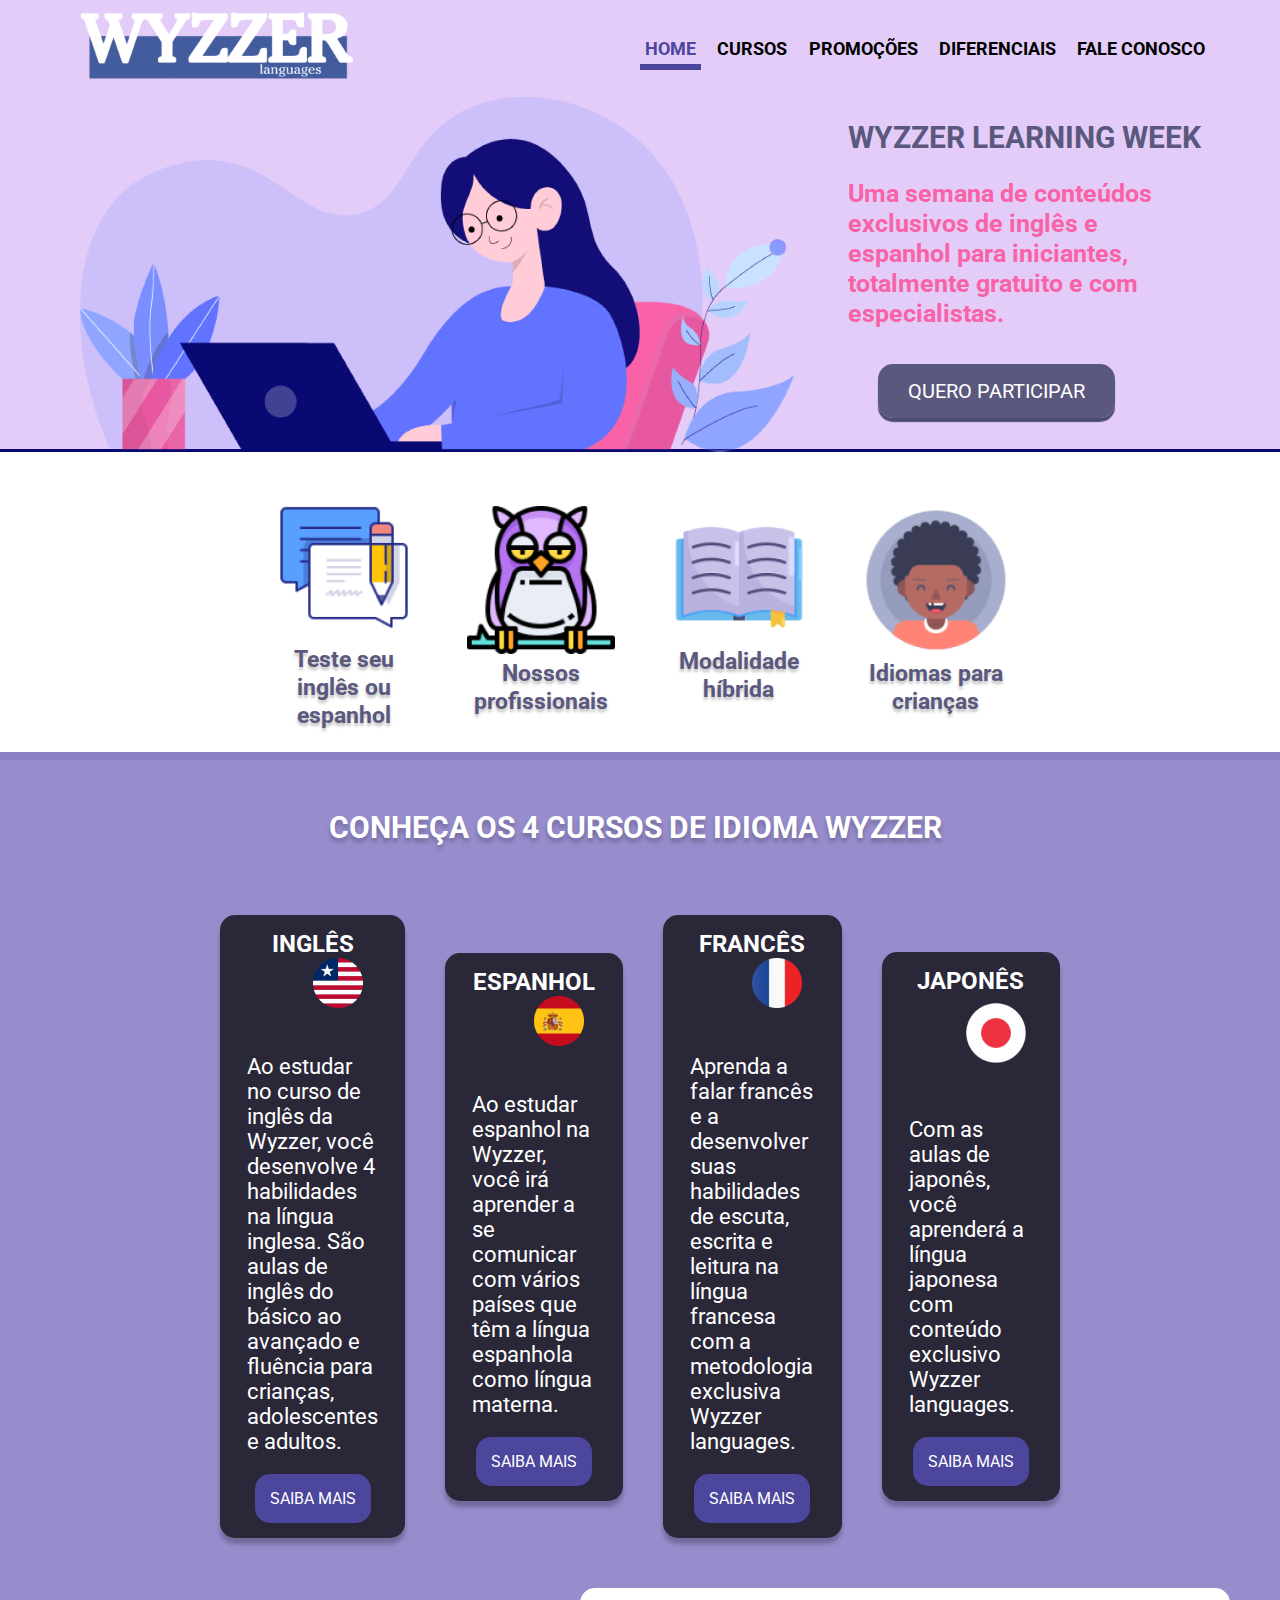
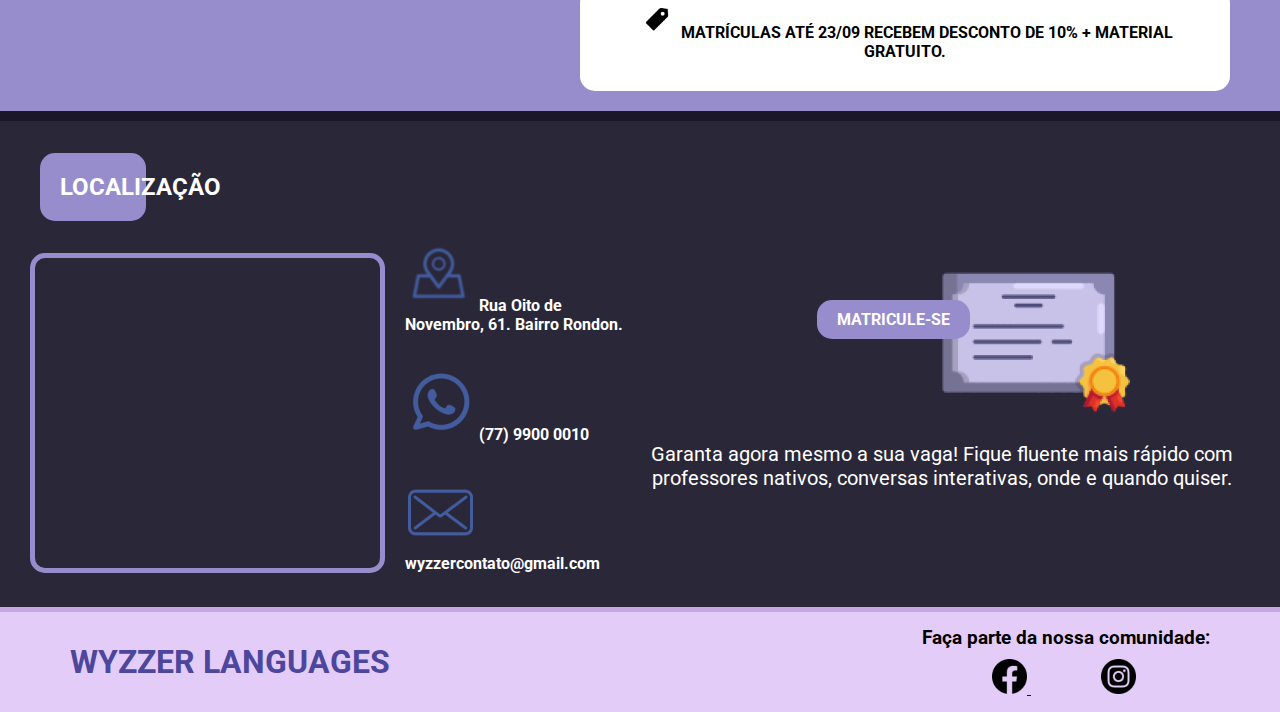
<file: index.html>
<!DOCTYPE html>
<html lang="pt-br">
<head>
    <meta charset="UTF-8">
    <meta name="viewport" content="width=device-width, initial-scale=1.0">
    <link rel="preconnect" href="https://fonts.googleapis.com">
    <link rel="preconnect" href="https://fonts.gstatic.com" crossorigin>
    <link href="https://fonts.googleapis.com/css2?family=Roboto:ital,wght@0,300;0,400;0,700;1,300&display=swap" rel="stylesheet">
    <link href="css/estilo.css" rel="stylesheet">
    <title>WYZZER</title>
</head>
<body>
    <header>
        <div class=container>
            <div class="menu-logo">
                <h1 class="logo"> 
                   <a href="index.html" title="Wyzzer languages">
                     <img class="edtlogo" src="imagens/logo.png" alt="Wyzzer languages"> </a>
                        <span class="altern"> Wyzzer languages </span> </h1>

        <nav class="menuP"> <!--menuprincipal-->
            <ul>
                <li> <a title="Página Inicial" href="index.html" class="atual"> Home </a> </li>
                <li> <a title="Nossos Cursos" href="cursos.html"> Cursos </a> </li>
                <li> <a title="Promoções" href="index.html"> Promoções </a> </li>
                <li> <a title="Diferenciais da empresa" href="index.html"> Diferenciais </a> </li>
                <li> <a title="Nosso contato" href="contato.html"> Fale conosco </a> </li>
            </ul>
        </nav>
    </div>

        <div class="bannerwyzzer">
            <img class="bannerimagem" src="imagens/topo.png" alt="Semana de Inglês Wyzzer">
            <h2 class="titulowyzzer"> WYZZER LEARNING WEEK </h2>
            <div class="bannertexto">
                <p> Uma semana de conteúdos exclusivos de inglês e espanhol para iniciantes, totalmente gratuito e com especialistas. </p>
                <a href="https://youtu.be/5W62YgyQr4s" class="botao" target="_blank" title="Clique para participar da semana de aprendizado wyzzer"> QUERO PARTICIPAR </a>
            </div>
        </div>
    </div>
    </header>

    <main> 
        <section class="primeiroconteudo"> 
            <div class="containerc">  
                <div class=divconteudo>
                   <a href="teste.html" title="Teste seu inglês ou espanhol"> 
                   <img src="imagens/teste.png" alt="Teste seu inglês ou espanhol">
                   <h3>Teste seu inglês ou espanhol</h3>
                </a> 
            </div>   

            <div class=divconteudo>
                <a href="prof.html" title="Nossos Profissionais"> 
                    <img src="imagens/profissionais.png" alt="Nossa equipe de profissionais">
                    <h3>Nossos profissionais</h3>
                    </a>
                </div>

            <div class=divconteudo>
                <a href="#" title="Modalidade híbrida"> 
                        <img src="imagens/modalidadehib.png" alt="Modalidade Híbrida">
                        <h3>Modalidade híbrida</h3> </a>
                </div>

            <div class="divconteudo">
                <a href="#" title="Idiomas para crianças"> 
                    <img src="imagens/crianca.png" alt="Cursos de idiomas para crianças">
                        <h3>Idiomas para crianças</h3> </a>
                        </div>
                        </div>
        </section>

        <section class="cursos">
            <h3 class="titulowy"> CONHEÇA OS 4 CURSOS DE IDIOMA WYZZER </h3>
            <div class="containercursos">
                <article class="cursosdisponiveis"> 
                    <h2>INGLÊS <img src="imagens/bandingles.png" alt="curso de inglês"> </h2>
                    <p> Ao estudar no curso de inglês da Wyzzer, você desenvolve 4 habilidades na língua inglesa. São aulas de inglês do básico ao avançado e fluência para crianças, adolescentes e adultos. </p>
                    <a href="#" title="Curso de Inglês" class="botoes">SAIBA MAIS</a>
                </article>

                <article class="cursosdisponiveis"> 
                    <h2>ESPANHOL<img src="imagens/bandespanhol.png" alt="curso de espanhol"></h2>
                    <p>Ao estudar espanhol na Wyzzer, você irá aprender a se comunicar com vários países que têm a língua espanhola como língua materna.</p>
                    <a href="#" title="Curso de Espanhol" class="botoes">SAIBA MAIS</a>
                </article>

                <article class="cursosdisponiveis"> 
                    <h2>FRANCÊS<img src="imagens/bandfrances.png" alt="curso de francês"></h2>
                    <p>Aprenda a falar francês e a desenvolver suas habilidades de escuta, escrita e leitura na língua francesa com a metodologia exclusiva Wyzzer languages.</p>
                    <a href="#" title="Curso de Francês" class="botoes">SAIBA MAIS</a>
                </article>

                <article class="cursosdisponiveis"> 
                    <h2>JAPONÊS<img src="imagens/bandjapones.png" alt="curso de japonês"></h2>
                    <p>Com as aulas de japonês, você aprenderá a língua japonesa com conteúdo exclusivo Wyzzer languages.</p>
                    <a href="#" title="Curso de Japonês" class="botoes">SAIBA MAIS</a>
                </article>
        </div>
        <div class="botaobranco">
            <a href="#" title="Matrículas com desconto de 10%"> <img src="imagens/sale.png"> MATRÍCULAS ATÉ 23/09 RECEBEM DESCONTO DE 10% + MATERIAL GRATUITO.</a> </div>

        </section>
    
        <div class="containerz">
        <section class="localizacao">
            <div class="localizacaomapa">
                <h2>LOCALIZAÇÃO</h2> 
                <div class="mapa">
                    <iframe src="https://www.google.com/maps/embed?pb=!1m18!1m12!1m3!1d1944.5459610200728!2d-38.46169969989526!3d-12.901810519354397!2m3!1f0!2f0!3f0!3m2!1i1024!2i768!4f13.1!3m3!1m2!1s0x0%3A0x8e1069ec0a1288e4!2sUltimate%20Languages%20-%20Escola%20de%20Idiomas!5e0!3m2!1spt-BR!2sbr!4v1631976414444!5m2!1spt-BR!2sbr" width="500" height="320"" allowfullscreen="" loading="lazy"></iframe>
                </div>
            </div>
            <div class="endereco-contato">
                <p class="endcont"> <img src="imagens/local.png"> Rua Oito de Novembro, 61. Bairro Rondon. </p>
                <p class="endcont"> <img src="imagens/whats.png"> (77) 9900 0010 </p>
                <p class="endcont"> <img src="imagens/email.png"> wyzzercontato@gmail.com </p>
            </div>

            <div class="matricula">
                <img src="imagens/certificado.png" alt="Certificado">
                <p>Garanta agora mesmo a sua vaga!
                    Fique fluente mais rápido com professores nativos, conversas interativas, onde e quando quiser. </p>
                    <a href="#" title="Matricula">MATRICULE-SE</a>     
            </div>
        </div>
        </section>
</main>

<footer>
    <div class="container containerf">
        <h1 class="rodlogo">Wyzzer languages</h1>  
    <div class="comunidade">
        <h3>Faça parte da nossa comunidade:</h3>
        <a href="#" title="Facebook"> <img src="imagens/faceboook.png" alt="Siga nosso Facebook"> </a>
        <a href="#" title="Instagram">
        <img src="imagens/instagram.png" alt="Siga nosso Instagram"> </a>
    </div> </div>

</footer>



</body>



</html>
</file>
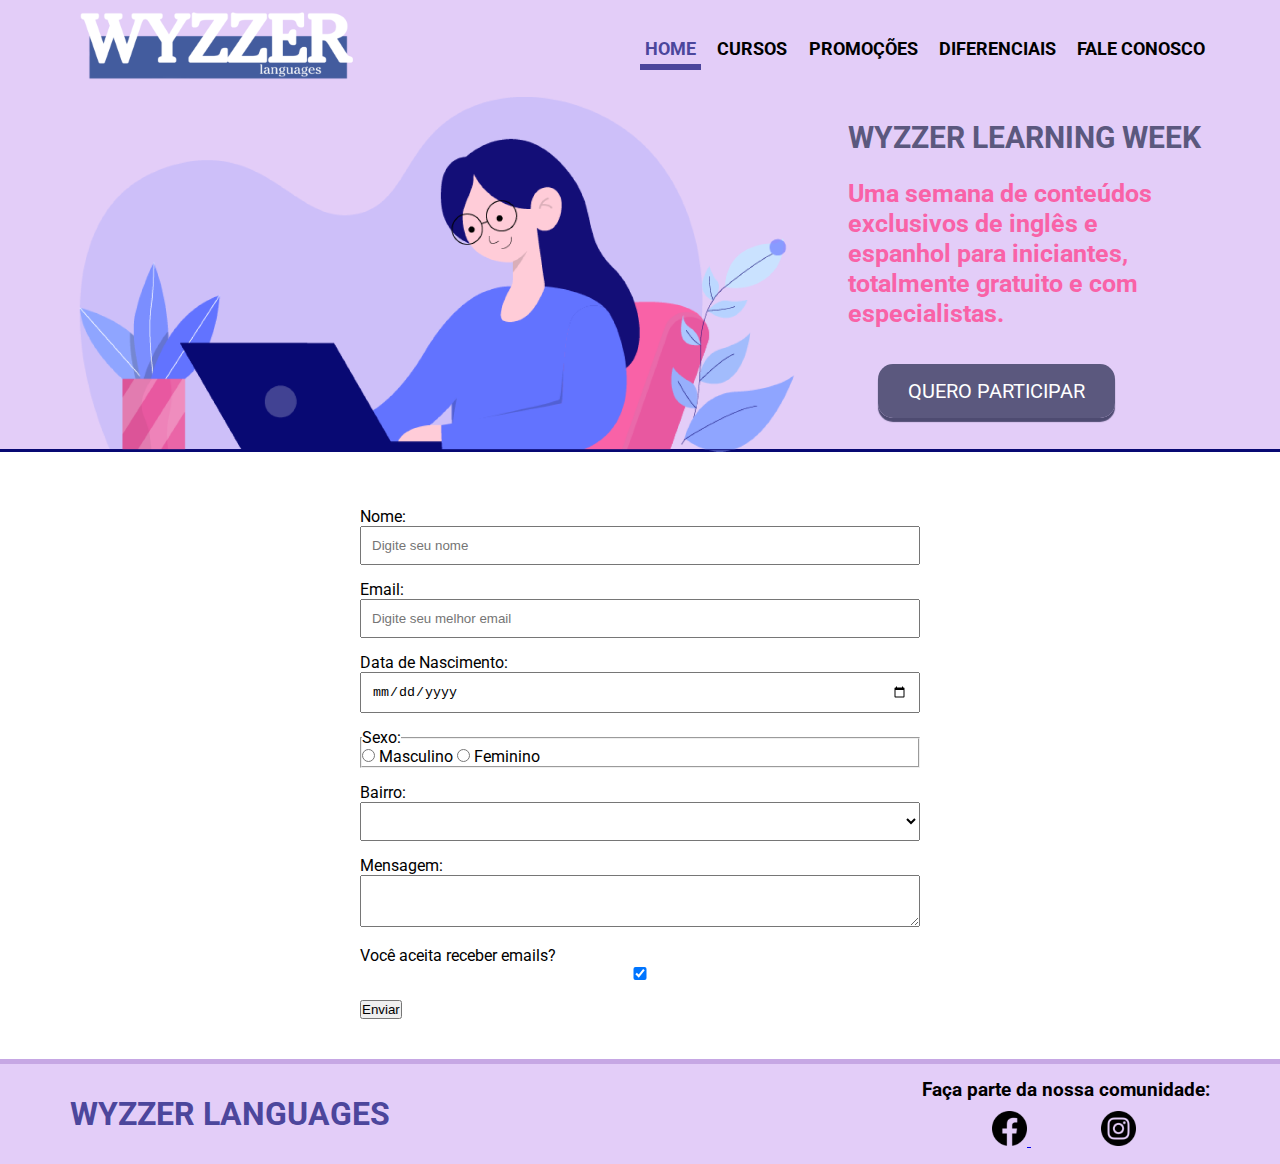
<file: contato.html>
<!DOCTYPE html>
<html lang="pt-br">
<head>
    <meta charset="UTF-8">
    <meta name="viewport" content="width=device-width, initial-scale=1.0">
    <link rel="preconnect" href="https://fonts.googleapis.com">
    <link rel="preconnect" href="https://fonts.gstatic.com" crossorigin>
    <link href="https://fonts.googleapis.com/css2?family=Roboto:ital,wght@0,300;0,400;0,700;1,300&display=swap" rel="stylesheet">
    <link href="css/estilo.css" rel="stylesheet">
    <title>WYZZER</title>
</head>
<body>
    <header>
        <div class=container>
            <div class="menu-logo">
                <h1 class="logo"> 
                   <a href="index.html" title="Wyzzer languages">
                     <img class="edtlogo" src="imagens/logo.png" alt="Wyzzer languages"> </a>
                        <span class="altern"> Wyzzer languages </span> </h1>

        <nav class="menuP"> <!--menuprincipal-->
            <ul>
                <li> <a title="Página Inicial" href="index.html" class="atual"> Home </a> </li>
                <li> <a title="Nossos Cursos" href="index.html"> Cursos </a> </li>
                <li> <a title="Promoções" href="index.html"> Promoções </a> </li>
                <li> <a title="Diferenciais da empresa" href="index.html"> Diferenciais </a> </li>
                <li> <a title="Nosso contato" href="contato.html"> Fale conosco </a> </li>
            </ul>
        </nav>
    </div>

        <div class="bannerwyzzer">
            <img class="bannerimagem" src="imagens/topo.png" alt="Semana de Inglês Wyzzer">
            <h2 class="titulowyzzer"> WYZZER LEARNING WEEK </h2>
            <div class="bannertexto">
                <p> Uma semana de conteúdos exclusivos de inglês e espanhol para iniciantes, totalmente gratuito e com especialistas. </p>
                <a href="https://youtu.be/5W62YgyQr4s" class="botao" target="_blank" title="Clique para participar da semana de aprendizado wyzzer"> QUERO PARTICIPAR </a>
            </div>
        </div>
    </div>
    </header>
    <main>
        <section class="conteudo-paginas">
        <div class="container">
            <form action="#" method="GET">
                <div class="campo-formulario">
                <label>
                    Nome:
                <input type="text" name="nome" placeholder="Digite seu nome">
            </label>
        </div>
        <div class="campo-formulario">
        <label>
                Email:
            <input type="email" name="email" placeholder="Digite seu melhor email">
            </label>
        </div>
        <div class="campo-formulario">
            <label>
                Data de Nascimento:
            <input type="date" name="datanascimento">
            </label>
        </div>
        <div class="campo-formulario">
            <fieldset>
            <legend> Sexo: </legend>
            <label>
            <input type="radio" name="sexo" value="M">
            Masculino
            </label>
            <label>
            <input type="radio" name="sexo" value="F">
            Feminino
            </label>
            </fieldset>
        </div>
        <div class="campo-formulario">
            <label for="bairro"> Bairro: </label>
            <select name="bairro" id="bairro">
                <option> </option>
                <option value="Rondon">Rondon</option>
                <option value="Olivares">Olivares</option>
                <option value="Condado">Condado</option>
                <option value="Rio Azul">Rio Azul</option>
            </select>
        </div>
        <div class="campo-formulario">
            <label>
                Mensagem:
            <textarea name="mensagem"></textarea>
            </label>
        </div>
        <div class="campo-formulario">
            <label>
                Você aceita receber emails?
                <input type="checkbox" name="promocoes" value="sim" checked>
            </label>
        </div>
        <div class="btn-formulario">
            <button> Enviar </button>
        </div>
            </form>
        </div>
        </section> 


    </main>

<footer>
    <div class="container containerf">
        <h1 class="rodlogo">Wyzzer languages</h1>  
    <div class="comunidade">
        <h3>Faça parte da nossa comunidade:</h3>
        <a href="#" title="Facebook"> <img src="imagens/faceboook.png" alt="Siga nosso Facebook"> </a>
        <a href="#" title="Instagram">
        <img src="imagens/instagram.png" alt="Siga nosso Instagram"> </a>
    </div> </div>

</footer>



</body>



</html>
</file>
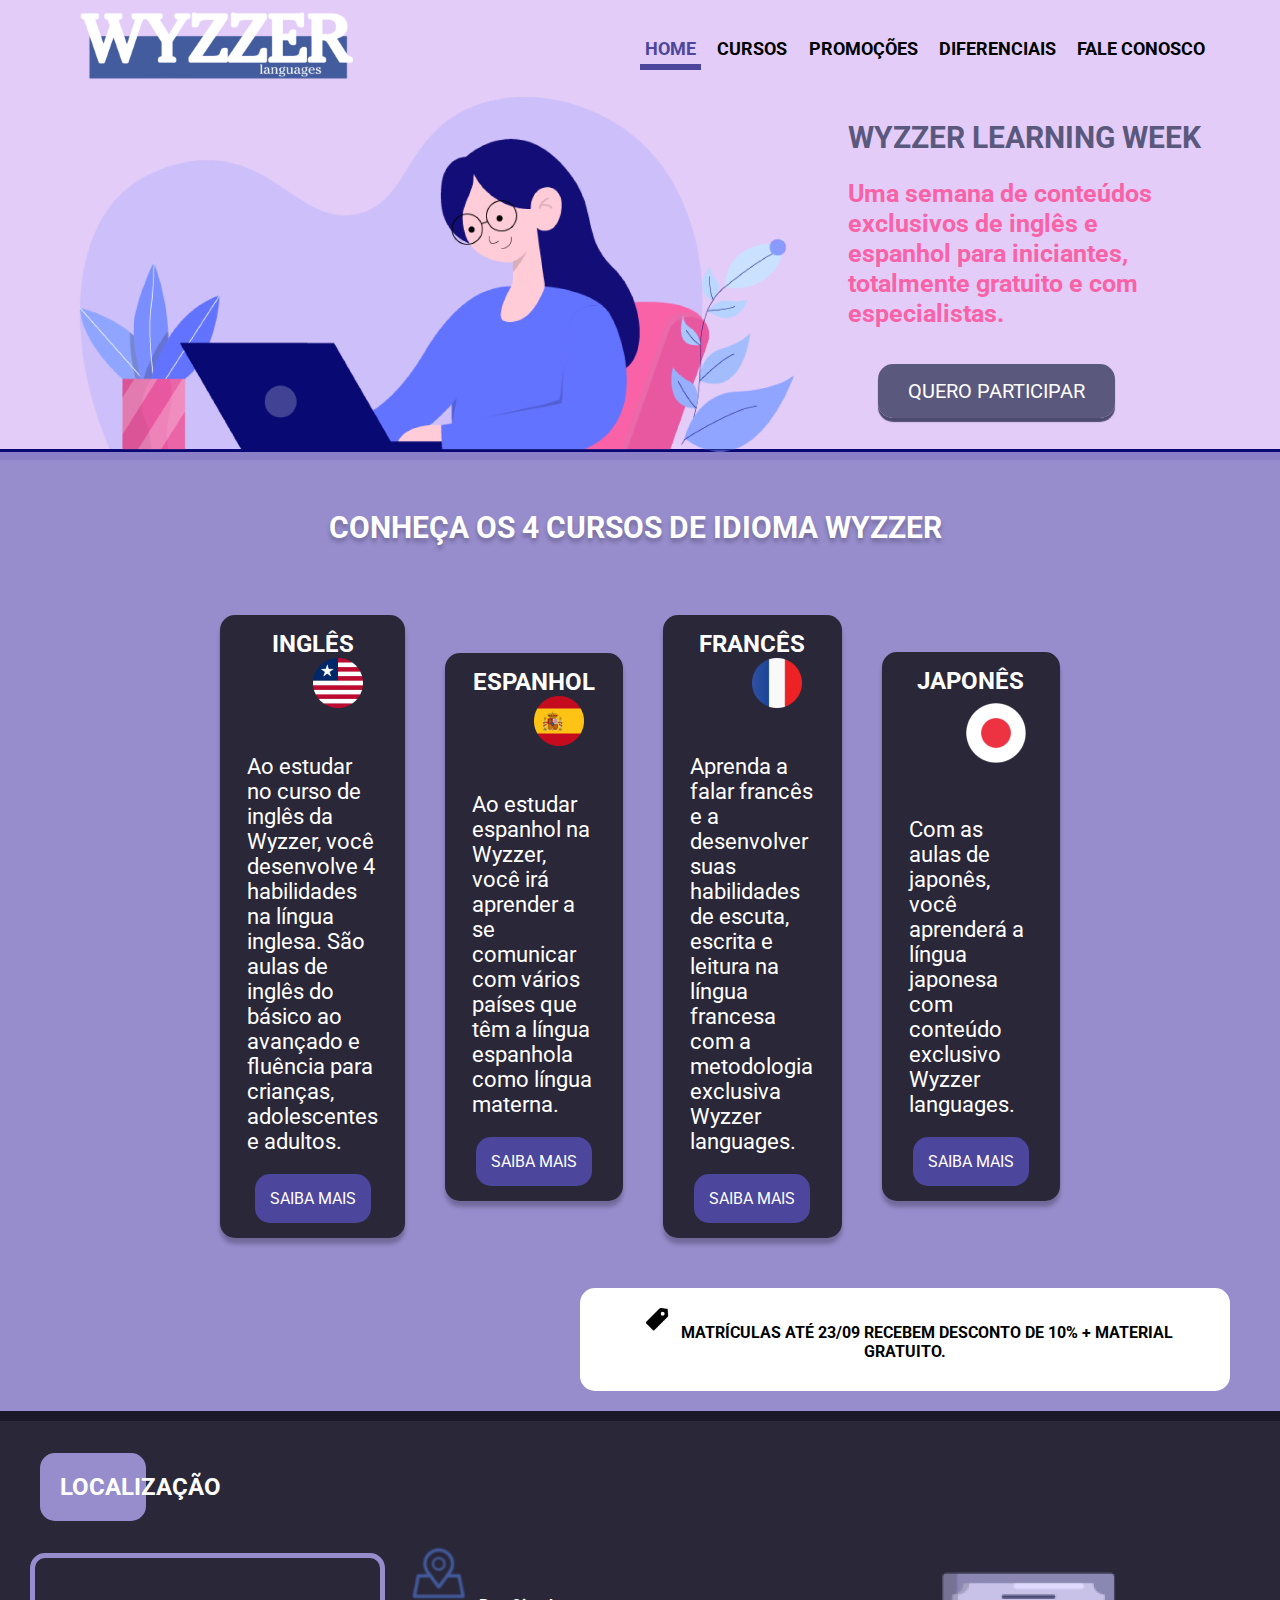
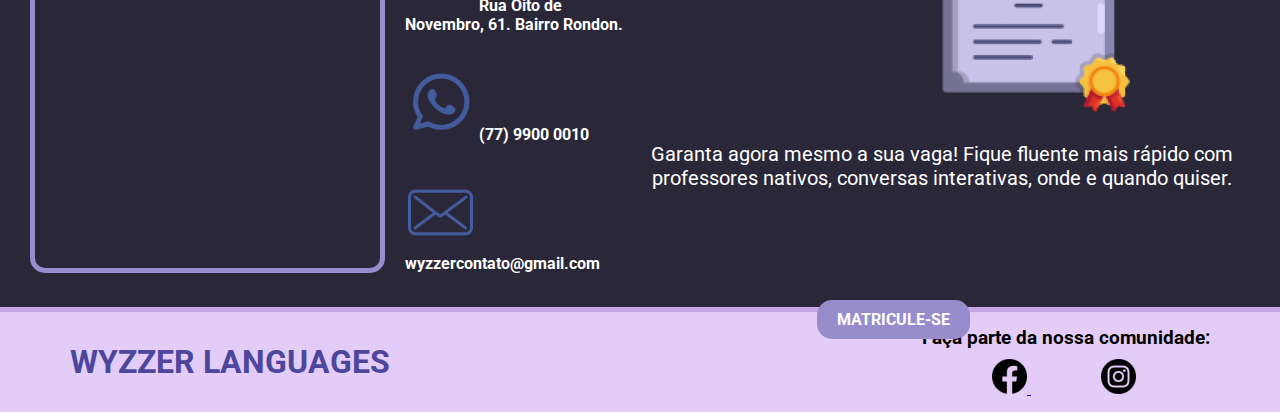
<file: cursos.html>
<!DOCTYPE html>
<html lang="pt-br">
<head>
    <meta charset="UTF-8">
    <meta name="viewport" content="width=device-width, initial-scale=1.0">
    <link rel="preconnect" href="https://fonts.googleapis.com">
    <link rel="preconnect" href="https://fonts.gstatic.com" crossorigin>
    <link href="https://fonts.googleapis.com/css2?family=Roboto:ital,wght@0,300;0,400;0,700;1,300&display=swap" rel="stylesheet">
    <link href="css/estilo.css" rel="stylesheet">
    <title>WYZZER</title>
</head>
<body>
    <header>
        <div class=container>
            <div class="menu-logo">
                <h1 class="logo"> 
                   <a href="index.html" title="Wyzzer languages">
                     <img class="edtlogo" src="imagens/logo.png" alt="Wyzzer languages"> </a>
                        <span class="altern"> Wyzzer languages </span> </h1>

        <nav class="menuP"> <!--menuprincipal-->
            <ul>
                <li> <a title="Página Inicial" href="index.html" class="atual"> Home </a> </li>
                <li> <a title="Nossos Cursos" href="cursos.html"> Cursos </a> </li>
                <li> <a title="Promoções" href="index.html"> Promoções </a> </li>
                <li> <a title="Diferenciais da empresa" href="index.html"> Diferenciais </a> </li>
                <li> <a title="Nosso contato" href="contato.html"> Fale conosco </a> </li>
            </ul>
        </nav>
    </div>

        <div class="bannerwyzzer">
            <img class="bannerimagem" src="imagens/topo.png" alt="Semana de Inglês Wyzzer">
            <h2 class="titulowyzzer"> WYZZER LEARNING WEEK </h2>
            <div class="bannertexto">
                <p> Uma semana de conteúdos exclusivos de inglês e espanhol para iniciantes, totalmente gratuito e com especialistas. </p>
                <a href="https://youtu.be/5W62YgyQr4s" class="botao" target="_blank" title="Clique para participar da semana de aprendizado wyzzer"> QUERO PARTICIPAR </a>
            </div>
        </div>
    </div>
    </header>

        <section class="cursos">
            <h3 class="titulowy"> CONHEÇA OS 4 CURSOS DE IDIOMA WYZZER </h3>
            <div class="containercursos">
                <article class="cursosdisponiveis"> 
                    <h2>INGLÊS <img src="imagens/bandingles.png" alt="curso de inglês"> </h2>
                    <p> Ao estudar no curso de inglês da Wyzzer, você desenvolve 4 habilidades na língua inglesa. São aulas de inglês do básico ao avançado e fluência para crianças, adolescentes e adultos. </p>
                    <a href="#" title="Curso de Inglês" class="botoes">SAIBA MAIS</a>
                </article>

                <article class="cursosdisponiveis"> 
                    <h2>ESPANHOL<img src="imagens/bandespanhol.png" alt="curso de espanhol"></h2>
                    <p>Ao estudar espanhol na Wyzzer, você irá aprender a se comunicar com vários países que têm a língua espanhola como língua materna.</p>
                    <a href="#" title="Curso de Espanhol" class="botoes">SAIBA MAIS</a>
                </article>

                <article class="cursosdisponiveis"> 
                    <h2>FRANCÊS<img src="imagens/bandfrances.png" alt="curso de francês"></h2>
                    <p>Aprenda a falar francês e a desenvolver suas habilidades de escuta, escrita e leitura na língua francesa com a metodologia exclusiva Wyzzer languages.</p>
                    <a href="#" title="Curso de Francês" class="botoes">SAIBA MAIS</a>
                </article>

                <article class="cursosdisponiveis"> 
                    <h2>JAPONÊS<img src="imagens/bandjapones.png" alt="curso de japonês"></h2>
                    <p>Com as aulas de japonês, você aprenderá a língua japonesa com conteúdo exclusivo Wyzzer languages.</p>
                    <a href="#" title="Curso de Japonês" class="botoes">SAIBA MAIS</a>
                </article>
        </div>
        <div class="botaobranco">
            <a href="#" title="Matrículas com desconto de 10%"> <img src="imagens/sale.png"> MATRÍCULAS ATÉ 23/09 RECEBEM DESCONTO DE 10% + MATERIAL GRATUITO.</a> </div>

        </section>
    
        <div class="containerz">
        <section class="localizacao">
            <div class="localizacaomapa">
                <h2>LOCALIZAÇÃO</h2> 
                <div class="mapa">
                    <iframe src="https://www.google.com/maps/embed?pb=!1m18!1m12!1m3!1d1944.5459610200728!2d-38.46169969989526!3d-12.901810519354397!2m3!1f0!2f0!3f0!3m2!1i1024!2i768!4f13.1!3m3!1m2!1s0x0%3A0x8e1069ec0a1288e4!2sUltimate%20Languages%20-%20Escola%20de%20Idiomas!5e0!3m2!1spt-BR!2sbr!4v1631976414444!5m2!1spt-BR!2sbr" width="500" height="320"" allowfullscreen="" loading="lazy"></iframe>
                </div>
            </div>
            <div class="endereco-contato">
                <p class="endcont"> <img src="imagens/local.png"> Rua Oito de Novembro, 61. Bairro Rondon. </p>
                <p class="endcont"> <img src="imagens/whats.png"> (77) 9900 0010 </p>
                <p class="endcont"> <img src="imagens/email.png"> wyzzercontato@gmail.com </p>
            </div>

            <div class="matricula">
                <img src="imagens/certificado.png" alt="Certificado">
                <p>Garanta agora mesmo a sua vaga!
                    Fique fluente mais rápido com professores nativos, conversas interativas, onde e quando quiser. </p>
                    <a href="#" title="Matricula">MATRICULE-SE</a>     
            </div>
        </div>
        </section>
</main>

<footer>
    <div class="container containerf">
        <h1 class="rodlogo">Wyzzer languages</h1>  
    <div class="comunidade">
        <h3>Faça parte da nossa comunidade:</h3>
        <a href="#" title="Facebook"> <img src="imagens/faceboook.png" alt="Siga nosso Facebook"> </a>
        <a href="#" title="Instagram">
        <img src="imagens/instagram.png" alt="Siga nosso Instagram"> </a>
    </div> </div>

</footer>



</body>



</html>
</file>
<file: css/estilo.css>
*,
*::after,
*::before{
    margin: 0;
    padding: 0;
    box-sizing: border-box;
}
:root{
    --cor-roxo-claro:#E3CDF8;
    --cor-roxo-medio:#978DCD;
    --cor-roxo-pastel:#5B587E;
    --cor-roxo:#4C469C;
    --cor-roxo-dark:#2A2739;
    --cor-fonte:#F962A7;
    --fonte: 'Roboto', sans-serif;
}

html{
    font-size: 62.5%;
}

body{
    font-family: var(--fonte);
    font-size: 1.6rem;
}

img{
    max-width: 100%;
}
.container{
    max-width: 1140px;
    width:95%;
    margin:0 auto;
}
.edtlogo{
    max-width:300px;
    max-height:180px;
    width: auto;
    height: auto;
}
header{
    background-color:#E3CDF8;
    height: 452px;
    border-bottom: 3px solid #080973;
}

header .menu-logo{
    display: flex;
    width:100%;
    height: 100%;
    justify-content: space-between;
    align-items: center;
}

header .altern{
    display: none;
}

header .menuP{
    width: 50%;
}

header .menuP > ul{
    display: flex;
    justify-content: space-between;
    list-style: none;
    font-size: 1.8rem;
    text-transform: uppercase;
}

header .menuP a{
    color:black;
    text-decoration: none;
    font-weight: bold;
    padding:.5rem;
}

header .menuP a:hover,
header .menuP a.atual{
    color:var(--cor-roxo);
    border-bottom: .6rem solid var(--cor-roxo);
}

header .bannerwyzzer{
    display: grid;
    grid-template-columns: 1fr 1fr;
    grid-template-rows:80px 1fr;
    grid-template-areas: "imagem titulo"
                         "imagem texto";
}

header .titulowyzzer{
    grid-area: titulo;
    font-size: 3rem;
    color:var(--cor-roxo-pastel);
    text-align: center;
    align-self: center;
    font-weight: bold;
}

header .bannerimagem{
    grid-area: imagem;
    max-width: 76.8rem;
}

header .bannertexto{
    grid-area: texto;
}

header .bannertexto > p{
    font-size: 2.5rem;
    line-height: 120%;
    margin: .2rem 1rem 5rem;
    align-items: top;
    color: var(--cor-fonte);
    font-weight: bold;
}

.botao{
    background-color: var(--cor-roxo-pastel);
    color:white;
    text-decoration: none;
    padding:1.5rem 3rem;
    border-radius: 1.5rem;
    font-size: 2rem;
    box-shadow: 0 4px 1px #4E4B71;
    margin-left: 4rem;
}

.botao:hover{
    background-color: #4E4B71;
}

.primeiroconteudo{
    background-color: #FFF;
    min-height: 300px;
    margin: 0 25rem 0 25rem;
    padding: 4rem 2rem 2rem 2rem;
}

.containerc{
    display: flex;
    justify-content: space-between;
    align-items: center;
}

.divconteudo{
    width: 20%;
    text-align: center;
}

.divconteudo a{
    font-size: 2rem;
    color: var(--cor-roxo-pastel);
    text-decoration: none;
    text-shadow: 0 3px 3px rgba(0,0,0,.25);
}

.divconteudo a:hover{
    font-size: 2.2rem;
}
.divconteudo a:hover img{
    font-size: 2.2rem;
    transform: scale(105%);
}

.cursos{
    background-color: var(--cor-roxo-medio);
    border-top: .8rem solid #8B80C8;
}

.cursosdisponiveis{
    width: 33%;
    display: flex;
    flex-direction: column;
    background-color: var(--cor-roxo-dark);
    justify-content: space-between;
    margin: 3rem 2rem 2rem 2rem;
    padding: 1.5rem;
    border-radius: 1.5rem;
    align-items: center;
    color: white;
    box-shadow: 0px 6px 4px rgba(0, 0, 0, 0.25);

}

.cursosdisponiveis img{
    margin: 0rem 0rem 0rem 5rem;
}

.cursosdisponiveis p{
    font-size: 2.2rem;
}

.titulowy{
    font-size: 3rem;
    display: block;
    text-align: center;
    padding: 5rem 3rem 2rem 2rem;
    color: white;
    text-shadow: 0px 4px 4px rgba(0, 0, 0, 0.25);
}

.containercursos{
    display: flex;
    justify-content: space-between;
    align-items: center;
    margin: 2rem 20rem 1rem 20rem;
    
}

.botaobranco{
    background-color:white;
    padding: 1rem 4rem 3rem 4rem;
    text-align: center;
    display: inline-block;
    border-radius: 15px;
    position: 5rem 2rem 2rem 2rem;
    margin: 2rem 5rem 2rem 58rem;
}
.botaobranco img{
    width:4rem;
    align-items: center;
}
.botaobranco a{
    text-decoration: none;
    color: black;
    font-weight: bold;
    
}

.cursosdisponiveis h2{
    text-align: center;
    margin-bottom: 3rem;
}

.botoes{
    background-color: var(--cor-roxo);
    text-decoration: none;
    color: white;
    padding: 1.5rem 1.5rem 1.5rem 1.5rem;
    border-radius: 15px;
}
.cursosdisponiveis p{
    padding: 1rem 1.2rem 2rem 1.2rem;
}

.localizacao{
    background-color: var(--cor-roxo-dark);
    display: flex;
    justify-content: space-between;
    align-items: center;
    padding: 3rem 3rem 3rem 3rem;
    border-top: 1rem solid #1A1729;
}
.localizacaomapa iframe{
    border: .5rem solid var(--cor-roxo-medio);
    margin-top: 3rem;
    border-radius: 15px;
    width: 100%;
}
.matricula p{
    text-align: center;
}
.localizacaomapa{
    width:55%;
}
.endereco-contato{
    width: 35%;
    align-items: center;
    margin: 5.2rem .3rem .3rem 2rem;
    color: white;
    font-weight: bold;

}
.localizacaomapa h2{
    width: 30%;
    background-color: var(--cor-roxo-medio);
    padding: 2rem 2rem 2rem 2rem;
    margin: .2rem .2rem .2rem 1rem;
    border-radius: 15px;
    text-align: center;
    color: white;

}
.endcont{
    align-items: center;
    padding-top: 3rem;
}

.matricula a{
    background-color: var(--cor-roxo-medio);
    padding: 1rem 2rem 1rem 2rem;
    border-radius: 15px;
    text-align: center;
    color: white;
    text-decoration: none;
    font-weight: bolder;
    position: absolute; right: 31rem; top: 190rem;

}
.matricula p{
    font-size: 2rem;
    color: white;
    font-weight: 700px;
    text-align: center;
}
.matricula img{
    align-items: center;
    margin-left: 30rem;
}
footer{
    background-color: var(--cor-roxo-claro);
    border-top: .5rem solid #C6A7E4;
}
.containerf{
    min-height: 100px;
    display: flex;
    justify-content: space-between;
    align-items: center;
}
footer img{
    width:35px;
    margin-left: 7rem;
    margin-top: 1rem;
}
footer h1{
    text-transform: uppercase;
    color: var(--cor-roxo);
}

.conteudo-paginas{
    min-height: 300px;
}
.conteudo-paginas form{
    margin-top: 2rem;
    padding: 2rem;
    max-width: 600px;
    margin: 2rem auto;
}
.campo-formulario{
    margin: 1.5rem 0;
}
.campo-formulario input,
.campo-formulario select,
.campo-formulario textarea{
    width: 100%;
    padding: 1rem;
}
.campo-formulario fielset{
    padding: 2rem;
}
.campo-formulario input[type=radio]{
    width: initial;
    margin-right: 0 1rem 0 2rem;
}
</file>
